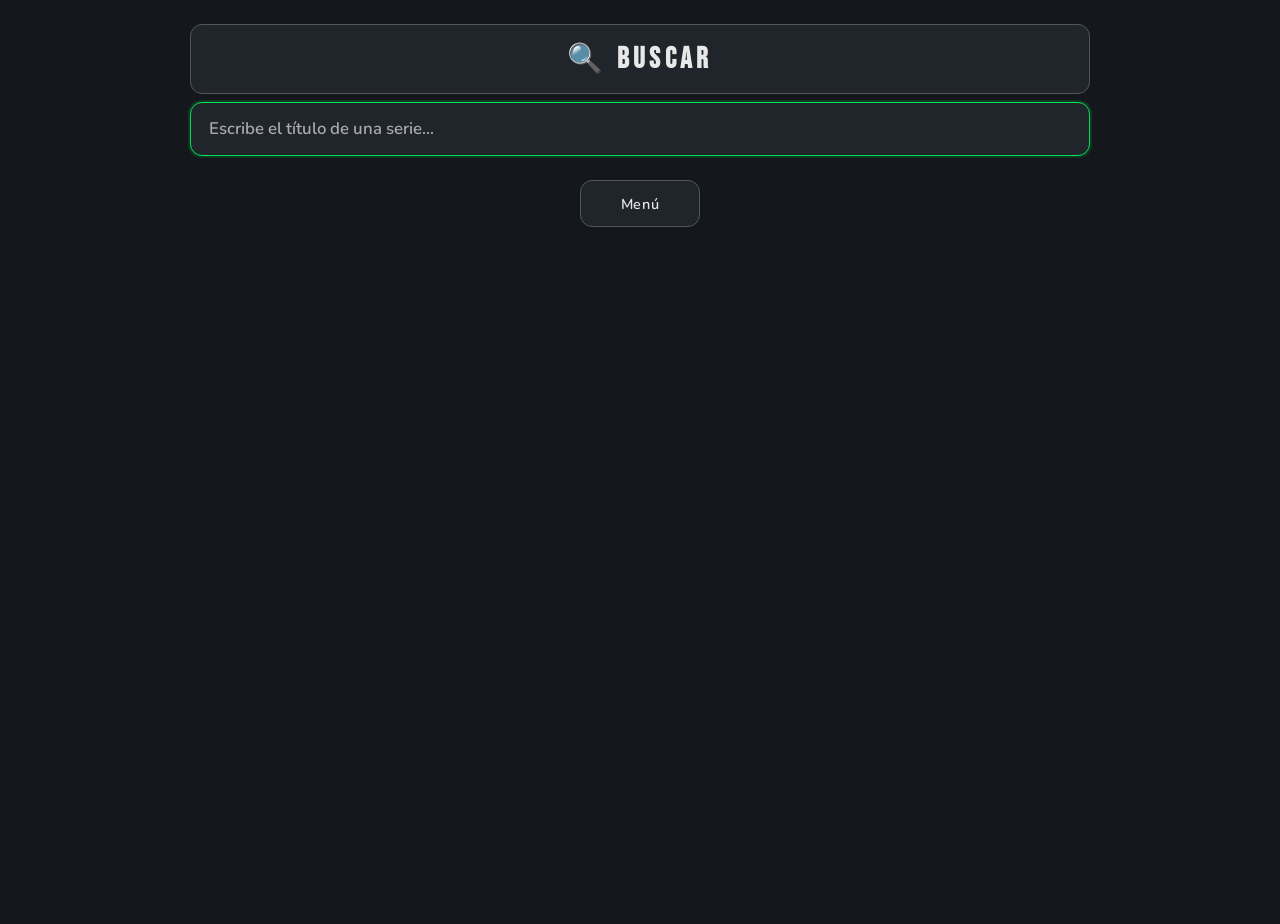
<file: buscar.html>
<!DOCTYPE html>
<html lang="es">
<head>
    <meta charset="UTF-8">
    <meta name="viewport" content="width=device-width, initial-scale=1.0">
    <title>Buscar | Serser</title>
    <link rel="stylesheet" href="css/estilos.css">
    <style>
        .buscar-wrap {
            width: 900px; max-width: 90%;
            margin: .5rem auto 1.5rem;
        }
        .buscar-input {
            width: 100%;
            padding: .9rem 1.1rem;
            font-size: 1.05rem;
            font-family: 'Nunito', sans-serif;
            font-weight: 600;
            color: var(--text);
            background: var(--bg-card);
            border: 1px solid var(--border);
            border-radius: var(--radius);
            outline: none;
            transition: var(--tr);
        }
        .buscar-input::placeholder { color: var(--text-muted); }
        .buscar-input:focus { border-color: var(--accent); box-shadow: 0 0 0 2px rgba(0,224,84,.15); }
        .buscar-ayuda {
            width: 900px; max-width: 90%;
            margin: 2rem auto; text-align: center;
            color: var(--text-muted); font-size: .95rem;
        }
    </style>
</head>
<body>
    <div class="btn-titulo"><a href="index.html">🔍 Buscar</a></div>

    <div class="buscar-wrap">
        <input type="text" id="buscar-input" class="buscar-input"
               placeholder="Escribe el título de una serie..." autocomplete="off">
    </div>

    <div id="bloques"></div>

    <div class="btn-volver"><a href="index.html">Menú</a></div>

    <div id="modal" class="modal">
        <div class="modal-content">
            <img id="modal-img" alt="">
        </div>
    </div>

    <script src="js/posters.js"></script>
    <script>
        const DECADAS = ['1980','1990','2000','2010','2020'];

        let _todas      = [];
        let _todasBajas = [];
        let _cargado    = false;

        async function cargarCatalogo() {
            const fetchesAltas = DECADAS.map(d =>
                fetch(`json/${d}.json`).then(r => r.json()).catch(() => []));
            const fetchesBajas = DECADAS.map(d =>
                fetch(`json_bajas/${d}.json`).then(r => r.json()).catch(() => []));
            _todas      = (await Promise.all(fetchesAltas)).flat();
            _todasBajas = (await Promise.all(fetchesBajas)).flat();
            _cargado = true;
        }

        function mostrarResultados(q) {
            const bloquesEl = document.getElementById('bloques');
            const query = q.trim().toLowerCase();

            if (!query) {
                bloquesEl.innerHTML = '';
                return;
            }

            const matchAltas = _todas.filter(p => (p.tit || '').toLowerCase().includes(query));
            const matchBajas = _todasBajas.filter(p => (p.tit || '').toLowerCase().includes(query));

            if (!matchAltas.length && !matchBajas.length) {
                bloquesEl.innerHTML = '<p class="vacio">No se encontraron series.</p>';
                return;
            }

            renderBloques(
                matchAltas.length ? [{ titulo: 'Resultados', lista: matchAltas }] : [],
                'bloques'
            );
            renderBloquesTexto(
                matchBajas.length
                    ? [{ titulo: matchAltas.length ? 'Resultados (sin póster)' : 'Resultados', lista: matchBajas }]
                    : [],
                'bloques',
                true
            );
        }

        const input = document.getElementById('buscar-input');
        input.addEventListener('input', () => mostrarResultados(input.value));

        cargarCatalogo();
        input.focus();
    </script>

    <script>
        /* ── Transición suave entre páginas ── */
        document.addEventListener('click', e => {
            const a = e.target.closest('a[href]');
            if (!a) return;
            const href = a.getAttribute('href');
            if (!href || href.startsWith('#') || href.startsWith('http') || a.target === '_blank') return;
            e.preventDefault();
            document.body.classList.add('fade-out');
            setTimeout(() => { window.location.href = href; }, 180);
        });
    </script>
</body>
</html>
</file>
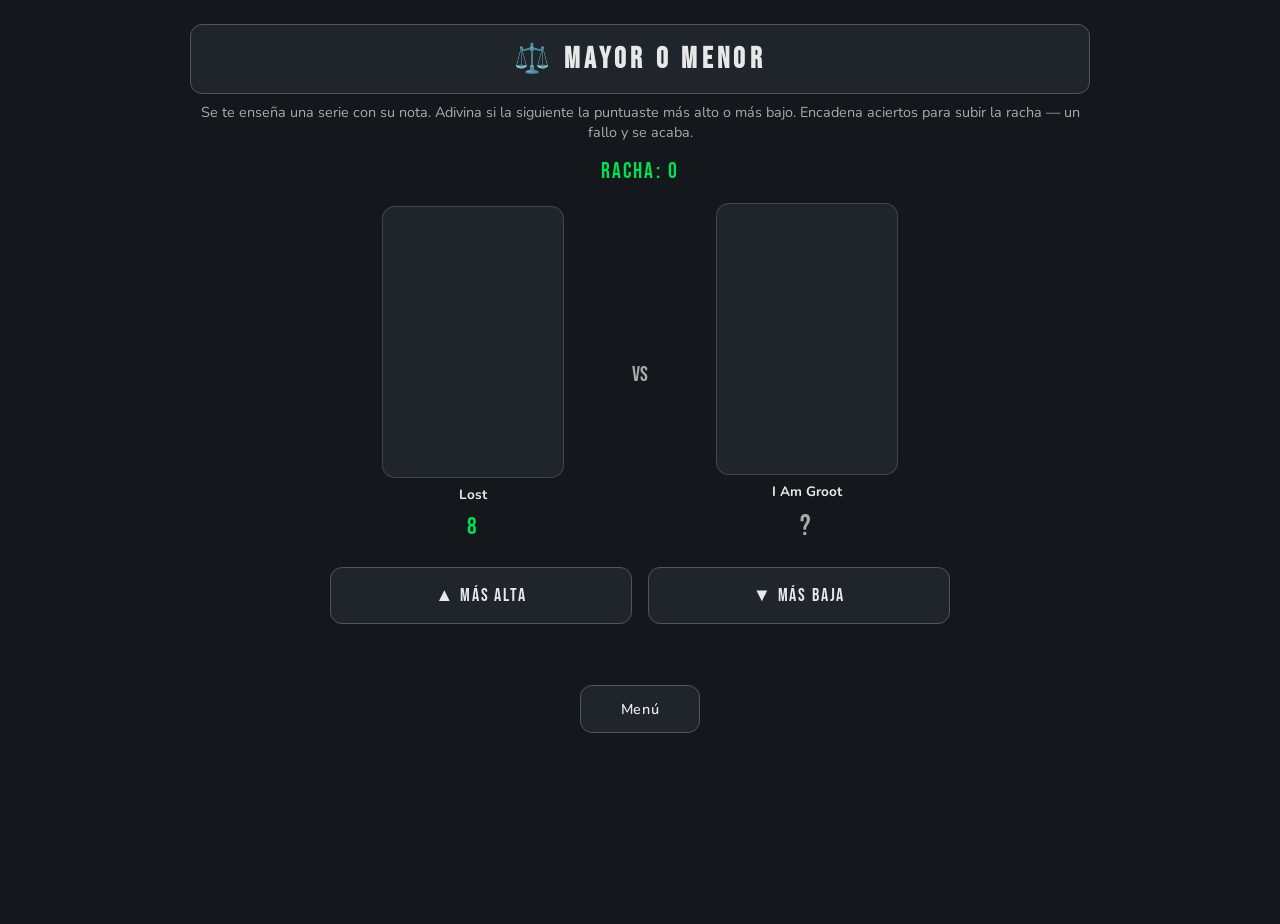
<file: mayor-menor.html>
<!DOCTYPE html>
<html lang="es">
<head>
    <meta charset="UTF-8">
    <meta name="viewport" content="width=device-width, initial-scale=1.0">
    <title>Mayor o menor | Serser</title>
    <link rel="stylesheet" href="css/estilos.css">
    <style>
        .mm-intro {
            width: 900px; max-width: 90%;
            margin: .5rem auto 1rem;
            text-align: center;
            color: var(--text-muted);
            font-size: .9rem;
        }
        .mm-racha {
            text-align: center;
            font-family: 'Bebas Neue', sans-serif;
            font-size: 1.4rem;
            letter-spacing: .1em;
            color: var(--accent);
            margin-bottom: 1.2rem;
        }
        .mm-racha .mejor {
            display: block;
            font-family: 'Nunito', sans-serif;
            font-size: .75rem;
            color: var(--text-muted);
            letter-spacing: .05em;
            margin-top: .1rem;
        }

        .mm-duelo {
            width: 620px; max-width: 92%;
            margin: 0 auto 1.4rem;
            display: grid;
            grid-template-columns: 1fr auto 1fr;
            align-items: center;
            gap: 1rem;
        }
        .mm-vs {
            font-family: 'Bebas Neue', sans-serif;
            font-size: 1.3rem;
            color: var(--text-muted);
        }
        .mm-carta {
            display: flex; flex-direction: column; align-items: center; gap: .5rem;
        }
        .mm-poster-wrap {
            width: 180px;
            aspect-ratio: 2/3;
            border-radius: var(--radius);
            overflow: hidden;
            position: relative;
            background: var(--bg-card);
            box-shadow: 0 0 0 1px rgba(255,255,255,.2);
            transition: box-shadow .25s ease;
        }
        .mm-poster-wrap img {
            width: 100%; height: 100%; object-fit: cover; display: block;
        }
        .mm-poster-skeleton {
            position: absolute; inset: 0;
            background: linear-gradient(90deg, var(--bg-card) 25%, var(--bg-hover) 50%, var(--bg-card) 75%);
            background-size: 200% 100%;
            animation: shimmer 1.4s infinite;
        }
        .mm-carta.correcta .mm-poster-wrap  { box-shadow: 0 0 0 3px var(--accent); }
        .mm-carta.incorrecta .mm-poster-wrap { box-shadow: 0 0 0 3px #e05a5a; }

        .mm-nombre {
            font-size: .85rem; font-weight: 700; text-align: center; min-height: 1.3em;
        }
        .mm-punt {
            font-family: 'Bebas Neue', sans-serif;
            font-size: 1.5rem; letter-spacing: .08em;
            color: var(--accent);
            min-height: 1.4rem;
        }
        .mm-punt.oculto { color: var(--text-muted); font-size: 1.8rem; }

        .mm-botones {
            width: 620px; max-width: 92%;
            margin: 0 auto 1.2rem;
            display: flex; gap: 1rem;
        }
        .mm-botones button {
            flex: 1;
            padding: 1rem;
            background: var(--bg-card);
            border: 1px solid var(--border);
            color: var(--text);
            border-radius: var(--radius);
            font-family: 'Bebas Neue', sans-serif;
            font-size: 1.15rem; letter-spacing: .1em;
            cursor: pointer; transition: var(--tr);
        }
        .mm-botones button:hover:not(:disabled) {
            border-color: var(--accent); color: var(--accent); background: var(--bg-hover);
        }
        .mm-botones button:disabled { opacity: .4; cursor: not-allowed; }

        .mm-mensaje {
            width: 620px; max-width: 92%;
            margin: 0 auto 1rem;
            text-align: center;
            font-size: .9rem;
            color: var(--text-muted);
            min-height: 1.3em;
        }

        .mm-gameover {
            width: 620px; max-width: 92%;
            margin: 1.5rem auto;
            text-align: center;
            display: none;
            flex-direction: column;
            align-items: center;
            gap: 1rem;
        }
        .mm-gameover.visible { display: flex; }
        .mm-gameover h2 {
            font-family: 'Bebas Neue', sans-serif;
            font-size: 2rem; letter-spacing: .1em;
            color: #e05a5a;
        }
        .mm-gameover p { color: var(--text-muted); }
        .btn-reintentar {
            padding: .9rem 2rem;
            background: var(--accent);
            color: #1a1a1a;
            border: none;
            border-radius: var(--radius);
            font-family: 'Bebas Neue', sans-serif;
            font-size: 1.2rem; letter-spacing: .1em;
            cursor: pointer; transition: var(--tr);
        }
        .btn-reintentar:hover { background: var(--accent-h); scale: .97; }

        @media (max-width: 480px) {
            .mm-poster-wrap { width: 130px; }
            .mm-duelo { gap: .5rem; }
        }
    </style>
</head>
<body>
    <div class="btn-titulo"><a href="index.html">⚖️ Mayor o menor</a></div>
    <p class="mm-intro">
        Se te enseña una serie con su nota. Adivina si la siguiente la puntuaste más alto o más bajo.
        Encadena aciertos para subir la racha — un fallo y se acaba.
    </p>

    <div class="mm-racha">
        <span id="racha-num">Racha: 0</span>
        <span class="mejor" id="mejor-racha"></span>
    </div>

    <div class="mm-duelo" id="duelo">
        <div class="mm-carta" id="carta-izq">
            <div class="mm-poster-wrap"><div class="mm-poster-skeleton"></div><img id="img-izq" alt="" style="opacity:0;"></div>
            <div class="mm-nombre" id="nombre-izq"></div>
            <div class="mm-punt" id="punt-izq"></div>
        </div>
        <div class="mm-vs">VS</div>
        <div class="mm-carta" id="carta-der">
            <div class="mm-poster-wrap"><div class="mm-poster-skeleton"></div><img id="img-der" alt="" style="opacity:0;"></div>
            <div class="mm-nombre" id="nombre-der"></div>
            <div class="mm-punt oculto" id="punt-der">?</div>
        </div>
    </div>

    <div class="mm-botones">
        <button id="btn-mayor">▲ Más alta</button>
        <button id="btn-menor">▼ Más baja</button>
    </div>

    <div class="mm-mensaje" id="mensaje"></div>

    <div class="mm-gameover" id="gameover">
        <h2>Fin de la partida</h2>
        <p id="gameover-texto"></p>
        <button class="btn-reintentar" id="btn-reintentar">Jugar de nuevo</button>
    </div>

    <div class="btn-volver"><a href="index.html">Menú</a></div>

    <script>
        const DECADAS = ['1980','1990','2000','2010','2020'];

        let _todas   = [];
        let _izq = null, _der = null;
        let _racha = 0;
        let _mejorRacha = 0;
        let _bloqueado = false;

        function cargarImg(imgEl, skelEl, src) {
            imgEl.style.opacity = '0';
            skelEl.style.display = 'block';
            if (!src) { skelEl.style.display = 'none'; return; }
            const tmp = new Image();
            tmp.onload  = () => { imgEl.src = src; skelEl.style.display = 'none'; imgEl.style.opacity = '1'; };
            tmp.onerror = () => { skelEl.style.display = 'none'; };
            tmp.src = src;
        }

        function otraPelicula(excluir) {
            let p;
            do { p = _todas[Math.floor(Math.random() * _todas.length)]; }
            while (_todas.length > 1 && excluir.includes(p));
            return p;
        }

        function actualizarRacha() {
            document.getElementById('racha-num').textContent = `Racha: ${_racha}`;
            document.getElementById('mejor-racha').textContent =
                _mejorRacha > 0 ? `Mejor racha de esta sesión: ${_mejorRacha}` : '';
        }

        function pintarDuelo() {
            document.getElementById('carta-izq').classList.remove('correcta', 'incorrecta');
            document.getElementById('carta-der').classList.remove('correcta', 'incorrecta');
            document.getElementById('nombre-izq').textContent = _izq.tit || '';
            document.getElementById('nombre-der').textContent = _der.tit || '';
            document.getElementById('punt-izq').textContent = _izq.punt;
            document.getElementById('punt-izq').className = 'mm-punt';
            document.getElementById('punt-der').textContent = '?';
            document.getElementById('punt-der').className = 'mm-punt oculto';
            cargarImg(document.getElementById('img-izq'), document.querySelector('#carta-izq .mm-poster-skeleton'), _izq.img);
            cargarImg(document.getElementById('img-der'), document.querySelector('#carta-der .mm-poster-skeleton'), _der.img);
            document.getElementById('mensaje').textContent = '';
            _bloqueado = false;
            document.getElementById('btn-mayor').disabled = false;
            document.getElementById('btn-menor').disabled = false;
        }

        function nuevaRonda(mantenerIzq) {
            _izq = mantenerIzq || _todas[Math.floor(Math.random() * _todas.length)];
            _der = otraPelicula([_izq]);
            pintarDuelo();
        }

        function guardar(guess) {
            if (_bloqueado) return;
            _bloqueado = true;
            document.getElementById('btn-mayor').disabled = true;
            document.getElementById('btn-menor').disabled = true;

            const real = _der.punt >= _izq.punt ? 'mayor' : 'menor';
            const empate = _der.punt === _izq.punt;
            const acierto = empate || guess === real;

            document.getElementById('punt-der').textContent = _der.punt;
            document.getElementById('punt-der').className = 'mm-punt';

            if (acierto) {
                _racha++;
                _mejorRacha = Math.max(_mejorRacha, _racha);
                document.getElementById('carta-der').classList.add('correcta');
                document.getElementById('mensaje').textContent =
                    empate ? '¡Empate, cuenta como acierto!' : '¡Acierto!';
                actualizarRacha();
                setTimeout(() => nuevaRonda(_der), 900);
            } else {
                document.getElementById('carta-der').classList.add('incorrecta');
                document.getElementById('mensaje').textContent = 'Fallo…';
                setTimeout(() => {
                    document.getElementById('duelo').style.opacity = '.3';
                    document.getElementById('gameover-texto').textContent =
                        `Has llegado a una racha de ${_racha}.`;
                    document.getElementById('gameover').classList.add('visible');
                    document.querySelector('.mm-botones').style.display = 'none';
                }, 700);
            }
        }

        document.getElementById('btn-mayor').addEventListener('click', () => guardar('mayor'));
        document.getElementById('btn-menor').addEventListener('click', () => guardar('menor'));
        document.getElementById('btn-reintentar').addEventListener('click', () => {
            _racha = 0;
            actualizarRacha();
            document.getElementById('duelo').style.opacity = '1';
            document.getElementById('gameover').classList.remove('visible');
            document.querySelector('.mm-botones').style.display = 'flex';
            nuevaRonda();
        });

        async function init() {
            const fetches = DECADAS.map(d =>
                fetch(`json/${d}.json`).then(r => r.json()).catch(() => []));
            _todas = (await Promise.all(fetches)).flat();
            actualizarRacha();
            nuevaRonda();
        }
        init();
    </script>
    <script>
        /* ── Transición suave entre páginas ── */
        document.addEventListener('click', e => {
            const a = e.target.closest('a[href]');
            if (!a) return;
            const href = a.getAttribute('href');
            if (!href || href.startsWith('#') || href.startsWith('http') || a.target === '_blank') return;
            e.preventDefault();
            document.body.classList.add('fade-out');
            setTimeout(() => { window.location.href = href; }, 180);
        });
    </script>
</body>
</html>
</file>
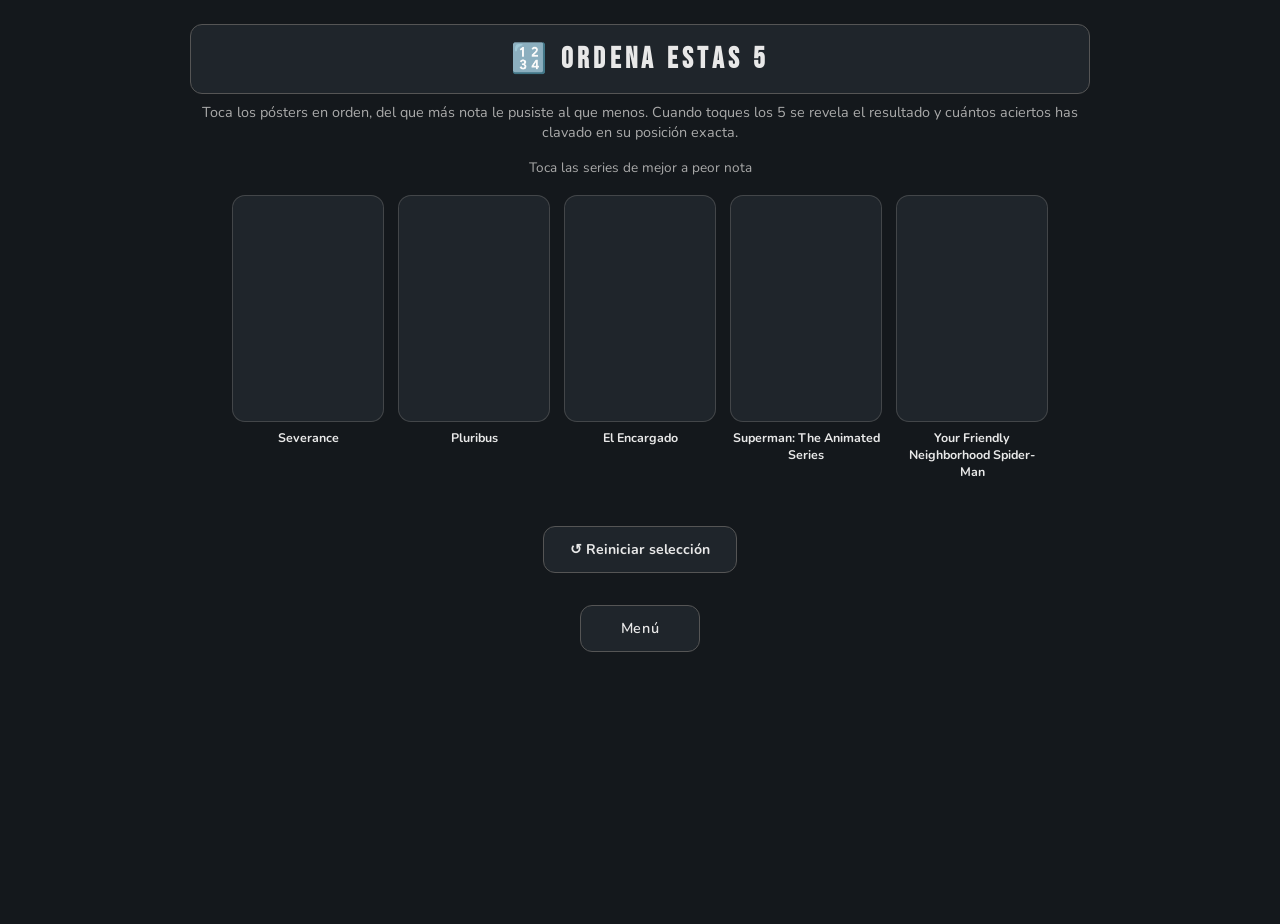
<file: orden5.html>
<!DOCTYPE html>
<html lang="es">
<head>
    <meta charset="UTF-8">
    <meta name="viewport" content="width=device-width, initial-scale=1.0">
    <title>Ordena estas 5 | Serser</title>
    <link rel="stylesheet" href="css/estilos.css">
    <style>
        .o5-intro {
            width: 900px; max-width: 90%;
            margin: .5rem auto 1rem;
            text-align: center;
            color: var(--text-muted);
            font-size: .9rem;
        }
        .o5-marcador {
            text-align: center;
            font-size: .85rem;
            color: var(--text-muted);
            margin-bottom: 1.2rem;
            min-height: 1.3em;
        }
        .o5-marcador b { color: var(--accent); }

        .o5-fila {
            width: 900px; max-width: 95%;
            margin: 0 auto 1.5rem;
            display: flex;
            justify-content: center;
            gap: 1rem;
            flex-wrap: wrap;
        }
        .o5-carta {
            display: flex; flex-direction: column; align-items: center; gap: .5rem;
            width: 150px;
        }
        .o5-poster-wrap {
            width: 150px;
            aspect-ratio: 2/3;
            border-radius: var(--radius);
            overflow: hidden;
            position: relative;
            background: var(--bg-card);
            cursor: pointer;
            box-shadow: 0 0 0 1px rgba(255,255,255,.2);
            transition: box-shadow .2s ease, scale .15s ease;
        }
        .o5-poster-wrap:hover { box-shadow: 0 0 0 2px var(--accent); }
        .o5-poster-wrap img { width: 100%; height: 100%; object-fit: cover; display: block; }
        .o5-poster-skeleton {
            position: absolute; inset: 0;
            background: linear-gradient(90deg, var(--bg-card) 25%, var(--bg-hover) 50%, var(--bg-card) 75%);
            background-size: 200% 100%;
            animation: shimmer 1.4s infinite;
        }
        .o5-badge {
            position: absolute; top: 6px; left: 6px;
            width: 28px; height: 28px;
            background: var(--accent);
            color: #14181C;
            border-radius: 50%;
            display: none;
            align-items: center; justify-content: center;
            font-family: 'Bebas Neue', sans-serif;
            font-size: 1.1rem;
            box-shadow: 0 1px 4px rgba(0,0,0,.5);
        }
        .o5-carta.elegida .o5-poster-wrap { scale: .96; }
        .o5-carta.elegida .o5-badge { display: flex; }

        .o5-carta.correcta .o5-poster-wrap  { box-shadow: 0 0 0 3px var(--accent); }
        .o5-carta.incorrecta .o5-poster-wrap { box-shadow: 0 0 0 3px #e05a5a; }

        .o5-nombre { font-size: .78rem; font-weight: 700; text-align: center; min-height: 1.3em; }
        .o5-nota { font-size: .78rem; color: var(--text-muted); min-height: 1.1em; }

        .o5-acciones {
            width: 900px; max-width: 90%;
            margin: 0 auto 2rem;
            display: flex; justify-content: center; gap: 1rem;
        }
        .o5-acciones button {
            padding: .8rem 1.6rem;
            background: var(--bg-card);
            border: 1px solid var(--border);
            color: var(--text);
            border-radius: var(--radius);
            font-family: 'Nunito', sans-serif; font-weight: 700; font-size: .88rem;
            cursor: pointer; transition: var(--tr);
        }
        .o5-acciones button:hover:not(:disabled) { border-color: var(--accent); color: var(--accent); }
        .o5-acciones button:disabled { opacity: .35; cursor: not-allowed; }
        .o5-acciones .btn-siguiente {
            background: var(--accent); color: #1a1a1a; border: none; display: none;
        }
        .o5-acciones .btn-siguiente.visible { display: inline-block; }
        .o5-acciones .btn-siguiente:hover { background: var(--accent-h); }

        @media (max-width: 640px) {
            .o5-carta { width: 100px; }
            .o5-poster-wrap { width: 100px; }
            .o5-fila { gap: .6rem; }
        }
    </style>
</head>
<body>
    <div class="btn-titulo"><a href="index.html">🔢 Ordena estas 5</a></div>
    <p class="o5-intro">
        Toca los pósters en orden, del que más nota le pusiste al que menos. Cuando toques los 5 se revela
        el resultado y cuántos aciertos has clavado en su posición exacta.
    </p>
    <div class="o5-marcador" id="marcador"></div>

    <div class="o5-fila" id="fila"></div>

    <div class="o5-acciones">
        <button id="btn-reiniciar">↺ Reiniciar selección</button>
        <button class="btn-siguiente" id="btn-siguiente">Nueva ronda →</button>
    </div>

    <div class="btn-volver"><a href="index.html">Menú</a></div>

    <script>
        const DECADAS = ['1980','1990','2000','2010','2020'];

        let _todas   = [];
        let _ronda   = [];   // las 5 series de esta ronda (orden visual, mezclado)
        let _elegido = [];   // índices (dentro de _ronda) en el orden que el usuario ha tocado
        let _rondas  = 0;
        let _aciertosTotales = 0;
        let _resuelto = false;

        function actualizarMarcador() {
            document.getElementById('marcador').innerHTML =
                _rondas === 0
                    ? 'Toca las series de mejor a peor nota'
                    : `Ronda ${_rondas} · <b>${_aciertosTotales}</b> aciertos de posición en total`;
        }

        function cargarImg(imgEl, skelEl, src) {
            imgEl.style.opacity = '0';
            skelEl.style.display = 'block';
            if (!src) { skelEl.style.display = 'none'; return; }
            const tmp = new Image();
            tmp.onload  = () => { imgEl.src = src; skelEl.style.display = 'none'; imgEl.style.opacity = '1'; };
            tmp.onerror = () => { skelEl.style.display = 'none'; };
            tmp.src = src;
        }

        function pintarFila() {
            const fila = document.getElementById('fila');
            fila.innerHTML = '';

            _ronda.forEach((peli, idx) => {
                const carta = document.createElement('div');
                carta.className = 'o5-carta';
                carta.dataset.idx = idx;

                carta.innerHTML = `
                    <div class="o5-poster-wrap">
                        <div class="o5-poster-skeleton"></div>
                        <img alt="" style="opacity:0;">
                        <div class="o5-badge"></div>
                    </div>
                    <div class="o5-nombre">${peli.tit || ''}</div>
                    <div class="o5-nota"></div>
                `;
                cargarImg(carta.querySelector('img'), carta.querySelector('.o5-poster-skeleton'), peli.img);

                carta.addEventListener('click', () => elegir(idx));
                fila.appendChild(carta);
            });
        }

        function elegir(idx) {
            if (_resuelto) return;
            if (_elegido.includes(idx)) return;
            _elegido.push(idx);

            const carta = document.querySelector(`.o5-carta[data-idx="${idx}"]`);
            carta.classList.add('elegida');
            carta.querySelector('.o5-badge').textContent = _elegido.length;

            if (_elegido.length === _ronda.length) resolver();
        }

        function resolver() {
            _resuelto = true;
            _rondas++;

            // orden correcto: de mayor a menor punt
            const correctoPunts = [..._ronda].map(p => p.punt).sort((a, b) => b - a);

            let aciertos = 0;
            _elegido.forEach((idxRonda, posicion) => {
                const peli = _ronda[idxRonda];
                const carta = document.querySelector(`.o5-carta[data-idx="${idxRonda}"]`);
                carta.querySelector('.o5-nota').textContent = `${peli.punt}/10`;

                const acierto = peli.punt === correctoPunts[posicion];
                if (acierto) aciertos++;
                carta.classList.add(acierto ? 'correcta' : 'incorrecta');
            });

            _aciertosTotales += aciertos;
            document.getElementById('marcador').innerHTML =
                `Ronda ${_rondas} · <b>${aciertos}/5</b> en su posición exacta esta vez · <b>${_aciertosTotales}</b> en total`;

            document.getElementById('btn-reiniciar').disabled = true;
            document.getElementById('btn-siguiente').classList.add('visible');
        }

        function reiniciarSeleccion() {
            if (_resuelto) return;
            _elegido = [];
            document.querySelectorAll('.o5-carta').forEach(c => {
                c.classList.remove('elegida', 'correcta', 'incorrecta');
                c.querySelector('.o5-badge').textContent = '';
                c.querySelector('.o5-nota').textContent = '';
            });
        }

        function nuevaRonda() {
            _elegido = [];
            _resuelto = false;
            document.getElementById('btn-reiniciar').disabled = false;
            document.getElementById('btn-siguiente').classList.remove('visible');

            const barajadas = [..._todas].sort(() => Math.random() - .5);
            _ronda = barajadas.slice(0, 5);
            pintarFila();
            actualizarMarcador();
        }

        document.getElementById('btn-reiniciar').addEventListener('click', reiniciarSeleccion);
        document.getElementById('btn-siguiente').addEventListener('click', nuevaRonda);

        async function init() {
            const fetches = DECADAS.map(d =>
                fetch(`json/${d}.json`).then(r => r.json()).catch(() => []));
            _todas = (await Promise.all(fetches)).flat();
            nuevaRonda();
        }
        init();
    </script>
    <script>
        /* ── Transición suave entre páginas ── */
        document.addEventListener('click', e => {
            const a = e.target.closest('a[href]');
            if (!a) return;
            const href = a.getAttribute('href');
            if (!href || href.startsWith('#') || href.startsWith('http') || a.target === '_blank') return;
            e.preventDefault();
            document.body.classList.add('fade-out');
            setTimeout(() => { window.location.href = href; }, 180);
        });
    </script>
</body>
</html>
</file>
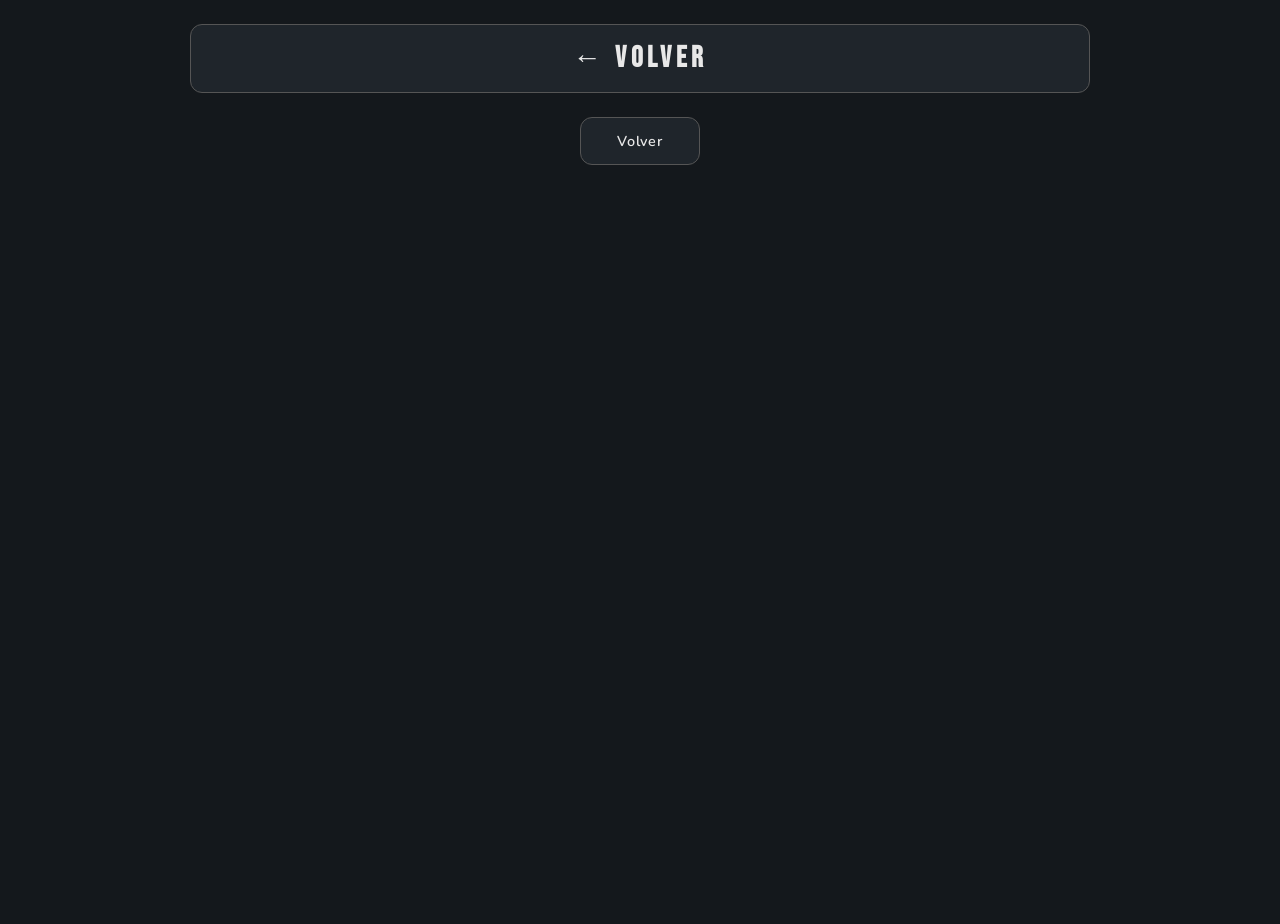
<file: pelicula.html>
<!DOCTYPE html>
<html lang="es">
<head>
    <meta charset="UTF-8">
    <meta name="viewport" content="width=device-width, initial-scale=1.0">
    <title>Serie | Serser</title>
    <link rel="stylesheet" href="css/estilos.css">
    <style>
        /* ── Hero: el wal principal, más grande que el resto ── */
        .wal-hero-wrap {
            width: 900px; max-width: 90%;
            margin: 1.5rem auto 1rem;
        }
        .wal-hero {
            display: block; width: 100%; cursor: pointer;
            border-radius: 12px; overflow: hidden;
            aspect-ratio: 16/9;
            box-shadow: 0 0 0 1px rgba(255,255,255,.20);
            transition: var(--tr);
        }
        .wal-hero:hover { box-shadow: 0 0 0 2px var(--accent); }
        .wal-hero img {
            width: 100%; height: 100%; object-fit: cover; display: block;
        }

        /* ── Posters de temporadas (de json_tem) ── */
        .tem-titulo {
            width: 900px; max-width: 90%;
            margin: 2rem auto .8rem;
            font-family: 'Bebas Neue', sans-serif;
            font-size: 1.6rem; letter-spacing: .12em;
            color: var(--accent);
            padding-bottom: .4rem;
            border-bottom: 1px solid var(--border);
        }
        .tem-grid {
            width: 900px; max-width: 90%;
            margin: 0 auto 1rem;
            display: flex; flex-wrap: wrap;
            justify-content: center; gap: 1rem;
        }
        .tem-grid .poster-wrap { width: 17%; }
        @media (max-width: 768px) {
            .tem-grid .poster-wrap { width: 30%; }
        }

        /* ── Grid de visuals (wal1, wal2, ... cualquier cantidad) ── */
        .wal-grid {
            width: 900px; max-width: 90%;
            margin: 0 auto 1rem;
            display: flex; flex-wrap: wrap;
            justify-content: center;
            gap: 1rem;
        }
        .wal-grid img {
            width: calc(50% - .5rem); height: auto;
            aspect-ratio: 16/9; object-fit: cover;
            border-radius: 10px;
            box-shadow: 0 0 0 1px rgba(255,255,255,.15);
            display: block; cursor: pointer;
            transition: var(--tr);
        }
        .wal-grid img:hover { box-shadow: 0 0 0 2px var(--accent); }
        .wal-vacio {
            width: 900px; max-width: 90%;
            margin: 2rem auto; text-align: center;
            color: var(--text-muted); font-size: .95rem;
        }
        #wal-modal {
            display: none; position: fixed; inset: 0;
            background: rgba(0,0,0,.92);
            justify-content: center; align-items: center;
            z-index: 1000;
        }
        #wal-modal-img {
            max-width: 90vw; max-height: 86vh;
            border-radius: 10px;
            box-shadow: 0 0 0 2px rgb(45,45,45);
            animation: zoomIn .3s ease;
            display: block;
        }
        @media (max-width: 768px) {
            .wal-grid img { width: 100%; }
        }
    </style>
</head>
<body>

    <div class="btn-titulo">
        <a href="#" id="link-back">← Volviendo…</a>
    </div>

    <div id="hero-container"></div>
    <div id="tem-container"></div>
    <div id="wal-container"></div>
    <div id="posts-container"></div>

    <div class="btn-volver">
        <a href="#" id="link-back2">Volver</a>
    </div>

    <!-- Modal wals -->
    <div id="wal-modal">
        <img id="wal-modal-img" alt="">
    </div>

    <script>
        const peli    = JSON.parse(sessionStorage.getItem('cinser_peli') || 'null');
        const backUrl = sessionStorage.getItem('cinser_back') || 'index.html';

        /* ── Título y vuelta ── */
        document.getElementById('link-back').textContent  = peli ? `← ${peli.tit}` : '← Volver';
        document.getElementById('link-back2').textContent = 'Volver';
        document.getElementById('link-back').href  = backUrl;
        document.getElementById('link-back2').href = backUrl;
        document.title = peli ? `${peli.tit} | Serser` : 'Serie | Serser';

        /* ── Modal wals ── */
        let walAllList = []; // todas las imágenes del modal (hero + temporadas + wal1-N + poster + post1-N)
        let walIndex   = 0;
        let _walTouchX = 0;

        const walModal    = document.getElementById('wal-modal');
        const walModalImg = document.getElementById('wal-modal-img');

        function openWalModal(i) {
            walIndex = i;
            walModal.style.display = 'flex';
            _updateWal('zoom');
        }
        function closeWalModal() { walModal.style.display = 'none'; }

        function _updateWal(dir) {
            const anim = dir === 'right' ? 'slideR' : dir === 'left' ? 'slideL' : 'zoomIn';
            walModalImg.src = walAllList[walIndex];
            walModalImg.style.animation = 'none';
            walModalImg.offsetHeight;
            walModalImg.style.animation = `${anim} 0.35s ease`;
        }

        walModal.addEventListener('click',    e => { if (e.target === walModal) closeWalModal(); });
        walModalImg.addEventListener('click', closeWalModal);

        walModal.addEventListener('wheel', e => {
            e.preventDefault();
            if (e.deltaY > 0 || e.deltaX > 0) { walIndex = (walIndex + 1) % walAllList.length; _updateWal('right'); }
            else { walIndex = (walIndex - 1 + walAllList.length) % walAllList.length; _updateWal('left'); }
        }, { passive: false });

        walModalImg.addEventListener('touchstart', e => { _walTouchX = e.touches[0].clientX; });
        walModalImg.addEventListener('touchend', e => {
            const d = _walTouchX - e.changedTouches[0].clientX;
            if (d > 50)  { walIndex = (walIndex + 1) % walAllList.length; _updateWal('right'); }
            if (d < -50) { walIndex = (walIndex - 1 + walAllList.length) % walAllList.length; _updateWal('left'); }
        });

        document.addEventListener('keydown', e => {
            if (walModal.style.display !== 'flex') return;
            if (e.key === 'ArrowRight') { walIndex = (walIndex + 1) % walAllList.length; _updateWal('right'); }
            if (e.key === 'ArrowLeft')  { walIndex = (walIndex - 1 + walAllList.length) % walAllList.length; _updateWal('left'); }
            if (e.key === 'Escape') closeWalModal();
        });

        /* ── Cargar desde json_wal y json_tem ── */
        async function loadWals() {
            if (!peli) return;
            const decade = String(Math.floor(peli.anyo / 10) * 10);

            let walData = null;
            try {
                const res  = await fetch(`json_wal/${decade}.json`);
                const list = await res.json();
                walData = list.find(e => e.tit === peli.tit) || null;
            } catch (e) { console.warn('json_wal error:', e); }

            let temData = null;
            try {
                const res  = await fetch(`json_tem/${decade}.json`);
                const list = await res.json();
                temData = list.find(e => e.tit === peli.tit) || null;
            } catch (e) { console.warn('json_tem error:', e); }

            const poster = peli.img || '';
            const hero   = walData ? (walData.wal || '') : '';

            // temp1, temp2, ... (json_tem no cambia de formato)
            const temKeys = temData
                ? Object.keys(temData)
                    .filter(k => /^temp\d+$/.test(k))
                    .sort((a, b) => parseInt(a.slice(4)) - parseInt(b.slice(4)))
                : [];
            const temList = temKeys.map(k => temData[k] || '').filter(v => v);

            // wal1, wal2, ... cualquier cantidad, en orden numérico
            const walKeys = walData
                ? Object.keys(walData)
                    .filter(k => /^wal\d+$/.test(k))
                    .sort((a, b) => parseInt(a.slice(3)) - parseInt(b.slice(3)))
                : [];
            const walSmall = walKeys.map(k => walData[k] || '').filter(v => v);

            // post1, post2, ... cualquier cantidad, en orden numérico
            const postKeys = walData
                ? Object.keys(walData)
                    .filter(k => /^post\d+$/.test(k))
                    .sort((a, b) => parseInt(a.slice(4)) - parseInt(b.slice(4)))
                : [];
            const posts = postKeys.map(k => walData[k] || '').filter(v => v);

            // walAllList: [hero?, ...temList, ...walSmall, poster?, ...posts] — sólo los que tengan src
            walAllList = [hero, ...temList, ...walSmall, poster, ...posts].filter(v => v);

            const heroContainer  = document.getElementById('hero-container');
            const temContainer   = document.getElementById('tem-container');
            const walContainer   = document.getElementById('wal-container');
            const postsContainer = document.getElementById('posts-container');

            /* ── Hero (lo primero que se ve, más grande) ── */
            if (hero) {
                const heroWrap = document.createElement('div');
                heroWrap.className = 'wal-hero-wrap';
                const heroBox = document.createElement('div');
                heroBox.className = 'wal-hero';
                const heroImg = document.createElement('img');
                heroImg.src = hero;
                heroImg.alt = peli.tit || '';
                heroImg.loading = 'lazy';
                heroBox.addEventListener('click', () => openWalModal(0));
                heroBox.appendChild(heroImg);
                heroWrap.appendChild(heroBox);
                heroContainer.appendChild(heroWrap);
            }

            /* ── Grid de temporadas (temp1-N) ── */
            if (temList.length) {
                const temTitulo = document.createElement('div');
                temTitulo.className = 'tem-titulo';
                temTitulo.textContent = 'Temporadas';
                temContainer.appendChild(temTitulo);

                const grid = document.createElement('div');
                grid.className = 'tem-grid';
                temList.forEach((src, i) => {
                    const wrap = document.createElement('div');
                    wrap.className = 'poster-wrap';

                    const skeleton = document.createElement('div');
                    skeleton.className = 'poster-skeleton';

                    const img = document.createElement('img');
                    img.alt = `${peli.tit || ''} - Temporada ${i + 1}`;
                    img.loading = 'lazy';
                    img.addEventListener('load',  () => skeleton.style.display = 'none');
                    img.addEventListener('error', () => { skeleton.style.display = 'none'; img.style.display = 'none'; });
                    img.src = src;

                    const modalIdx = (hero ? 1 : 0) + i;
                    wrap.addEventListener('click', () => openWalModal(modalIdx));

                    wrap.appendChild(skeleton);
                    wrap.appendChild(img);
                    grid.appendChild(wrap);
                });
                temContainer.appendChild(grid);
            }

            /* ── Grid de visuals (wal1, wal2, ...) ── */
            const walTitulo = document.createElement('div');
            walTitulo.className = 'wal-titulo';
            walTitulo.textContent = 'Visuals';

            if (walSmall.length) {
                walContainer.appendChild(walTitulo);
                const grid = document.createElement('div');
                grid.className = 'wal-grid';
                walSmall.forEach((src, i) => {
                    const img = document.createElement('img');
                    img.src = src; img.loading = 'lazy';
                    const modalIdx = (hero ? 1 : 0) + temList.length + i;
                    img.addEventListener('click', () => openWalModal(modalIdx));
                    grid.appendChild(img);
                });
                walContainer.appendChild(grid);
            } else {
                walContainer.appendChild(walTitulo);
                const p = document.createElement('p');
                p.className = 'wal-vacio';
                p.textContent = 'No hay planos añadidos para esta serie.';
                walContainer.appendChild(p);
            }

            /* ── Grid de posters (poster original + post1, post2, ...) ── */
            const altWrap = document.createElement('div');
            altWrap.className = 'posters-alt';

            const altTitulo = document.createElement('div');
            altTitulo.className = 'posters-alt-titulo';
            altTitulo.textContent = 'Posters';
            altWrap.appendChild(altTitulo);

            if (poster || posts.length) {
                const grid = document.createElement('div');
                grid.className = 'posters';

                const baseIdx = (hero ? 1 : 0) + temList.length + walSmall.length;
                const items = [];
                if (poster) items.push({ src: poster, modalIdx: baseIdx });
                posts.forEach((src, i) => items.push({ src, modalIdx: baseIdx + (poster ? 1 : 0) + i }));

                items.forEach(({ src, modalIdx }) => {
                    const wrap = document.createElement('div');
                    wrap.className = 'poster-wrap';

                    const skeleton = document.createElement('div');
                    skeleton.className = 'poster-skeleton';

                    const img = document.createElement('img');
                    img.alt = peli.tit || '';
                    img.loading = 'lazy';
                    img.addEventListener('load',  () => skeleton.style.display = 'none');
                    img.addEventListener('error', () => { skeleton.style.display = 'none'; img.style.display = 'none'; });
                    img.src = src;

                    wrap.addEventListener('click', () => openWalModal(modalIdx));

                    wrap.appendChild(skeleton);
                    wrap.appendChild(img);
                    grid.appendChild(wrap);
                });
                altWrap.appendChild(grid);
            } else {
                const p = document.createElement('p');
                p.className = 'wal-vacio';
                p.textContent = 'No hay posters alternativos para esta serie.';
                altWrap.appendChild(p);
            }

            postsContainer.appendChild(altWrap);
        }

        loadWals();
    </script>

    <script>
        /* ── Transición suave entre páginas ── */
        document.addEventListener('click', e => {
            const a = e.target.closest('a[href]');
            if (!a) return;
            const href = a.getAttribute('href');
            if (!href || href.startsWith('#') || href.startsWith('http') || a.target === '_blank') return;
            e.preventDefault();
            document.body.classList.add('fade-out');
            setTimeout(() => { window.location.href = href; }, 180);
        });
    </script>
</body>
</html>
</file>
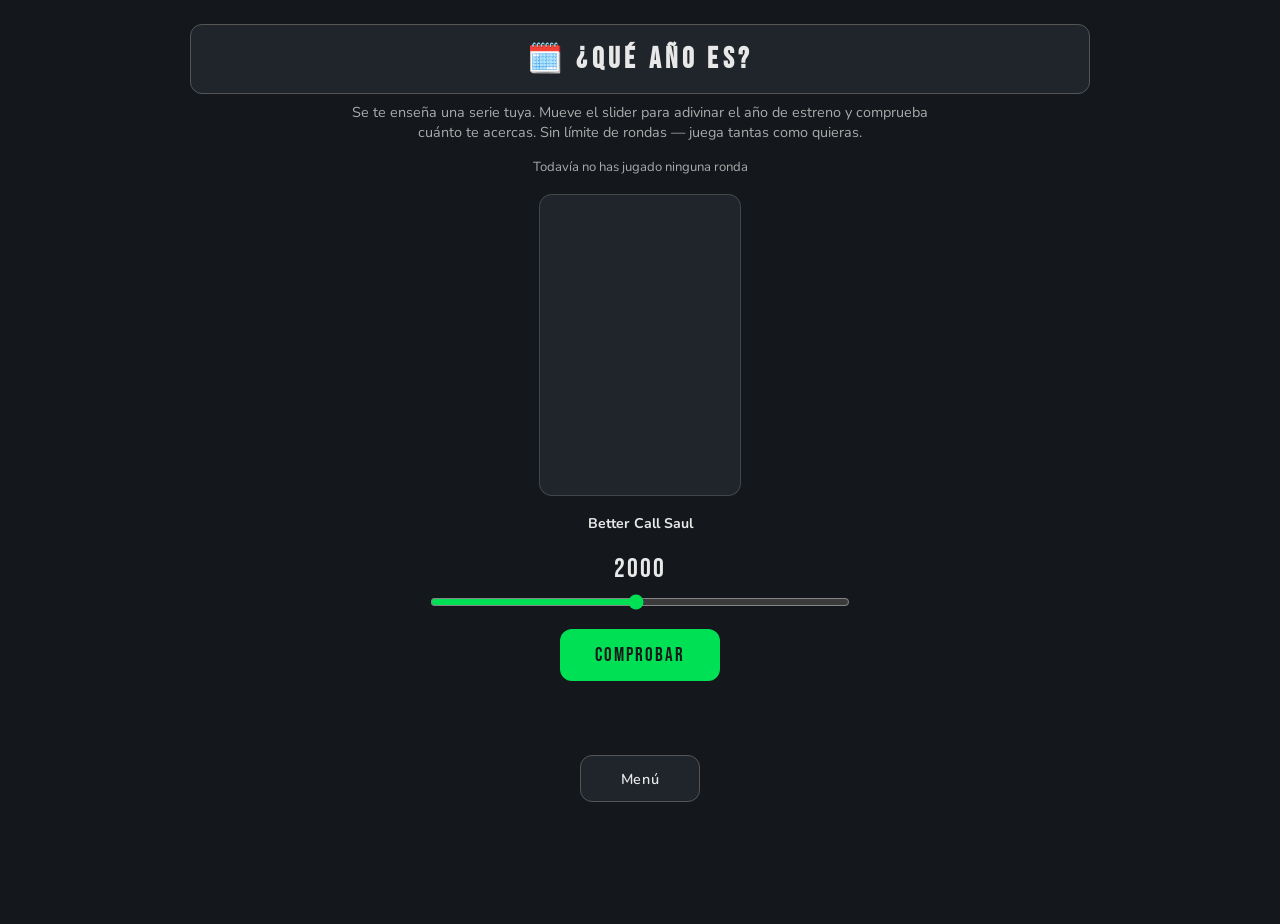
<file: que-anyo.html>
<!DOCTYPE html>
<html lang="es">
<head>
    <meta charset="UTF-8">
    <meta name="viewport" content="width=device-width, initial-scale=1.0">
    <title>¿Qué año es? | Serser</title>
    <link rel="stylesheet" href="css/estilos.css">
    <style>
        .qa-intro {
            width: 620px; max-width: 90%;
            margin: .5rem auto 1rem;
            text-align: center;
            color: var(--text-muted);
            font-size: .9rem;
        }
        .qa-marcador {
            text-align: center;
            font-size: .82rem;
            color: var(--text-muted);
            margin-bottom: 1.2rem;
        }
        .qa-marcador b { color: var(--accent); }

        .qa-wrap {
            width: 620px; max-width: 92%;
            margin: 0 auto 2rem;
            display: flex;
            flex-direction: column;
            align-items: center;
            gap: 1.2rem;
        }

        .qa-poster-wrap {
            width: 200px;
            aspect-ratio: 2/3;
            border-radius: var(--radius);
            overflow: hidden;
            position: relative;
            background: var(--bg-card);
            box-shadow: 0 0 0 1px rgba(255,255,255,.2);
        }
        .qa-poster-wrap img { width: 100%; height: 100%; object-fit: cover; display: block; }
        .qa-poster-skeleton {
            position: absolute; inset: 0;
            background: linear-gradient(90deg, var(--bg-card) 25%, var(--bg-hover) 50%, var(--bg-card) 75%);
            background-size: 200% 100%;
            animation: shimmer 1.4s infinite;
        }
        .qa-nombre {
            font-size: .88rem; font-weight: 700; text-align: center; min-height: 1.3em;
        }

        .qa-slider-zona {
            width: 100%; max-width: 420px;
            display: flex; flex-direction: column; gap: .6rem;
        }
        .qa-slider-zona label {
            text-align: center;
            font-family: 'Bebas Neue', sans-serif;
            font-size: 1.7rem;
            letter-spacing: .08em;
            color: var(--text);
        }
        .qa-slider-zona input[type="range"] {
            width: 100%;
            accent-color: var(--accent);
            cursor: pointer;
        }

        .btn-comprobar {
            padding: .9rem 2.2rem;
            background: var(--accent);
            color: #1a1a1a;
            border: none;
            border-radius: var(--radius);
            font-family: 'Bebas Neue', sans-serif;
            font-size: 1.2rem; letter-spacing: .1em;
            cursor: pointer; transition: var(--tr);
        }
        .btn-comprobar:hover { background: var(--accent-h); scale: .97; }
        .btn-comprobar:disabled { opacity: .4; cursor: not-allowed; }

        .qa-resultado {
            text-align: center;
            font-size: 1rem;
            min-height: 1.4em;
        }
        .qa-resultado.bien   { color: var(--accent); }
        .qa-resultado.regular{ color: #e0c04a; }
        .qa-resultado.mal    { color: #e05a5a; }

        .btn-siguiente {
            display: none;
            padding: .8rem 1.8rem;
            background: var(--bg-card);
            border: 1px solid var(--border);
            color: var(--text);
            border-radius: var(--radius);
            font-family: 'Nunito', sans-serif; font-weight: 700;
            font-size: .9rem;
            cursor: pointer; transition: var(--tr);
        }
        .btn-siguiente.visible { display: inline-block; }
        .btn-siguiente:hover { border-color: var(--accent); color: var(--accent); }
    </style>
</head>
<body>
    <div class="btn-titulo"><a href="index.html">🗓️ ¿Qué año es?</a></div>
    <p class="qa-intro">
        Se te enseña una serie tuya. Mueve el slider para adivinar el año de estreno y comprueba
        cuánto te acercas. Sin límite de rondas — juega tantas como quieras.
    </p>
    <div class="qa-marcador" id="marcador">Cargando…</div>

    <div class="qa-wrap">
        <div class="qa-poster-wrap"><div class="qa-poster-skeleton"></div><img id="poster-img" alt="" style="opacity:0;"></div>
        <div class="qa-nombre" id="nombre"></div>

        <div class="qa-slider-zona">
            <label id="valor-slider">2000</label>
            <input type="range" id="slider" min="1975" max="2026" step="1" value="2000">
        </div>

        <button class="btn-comprobar" id="btn-comprobar">Comprobar</button>
        <div class="qa-resultado" id="resultado"></div>
        <button class="btn-siguiente" id="btn-siguiente">Siguiente serie →</button>
    </div>

    <div class="btn-volver"><a href="index.html">Menú</a></div>

    <script>
        const DECADAS = ['1980','1990','2000','2010','2020'];

        let _todas    = [];
        let _actual   = null;
        let _rondas   = 0;
        let _puntos   = 0;
        let _resuelto = false;

        function actualizarMarcador() {
            document.getElementById('marcador').innerHTML =
                _rondas === 0
                    ? 'Todavía no has jugado ninguna ronda'
                    : `Ronda ${_rondas} · <b>${_puntos}</b> puntos en total`;
        }

        function cargarImg(src) {
            const img  = document.getElementById('poster-img');
            const skel = document.querySelector('.qa-poster-skeleton');
            img.style.opacity = '0';
            skel.style.display = 'block';
            if (!src) { skel.style.display = 'none'; return; }
            const tmp = new Image();
            tmp.onload  = () => { img.src = src; skel.style.display = 'none'; img.style.opacity = '1'; };
            tmp.onerror = () => { skel.style.display = 'none'; };
            tmp.src = src;
        }

        function nuevaRonda() {
            _actual   = _todas[Math.floor(Math.random() * _todas.length)];
            _resuelto = false;
            document.getElementById('nombre').textContent = _actual.tit || '';
            cargarImg(_actual.img);
            document.getElementById('slider').value = 2000;
            document.getElementById('valor-slider').textContent = 2000;
            document.getElementById('resultado').textContent = '';
            document.getElementById('resultado').className = 'qa-resultado';
            document.getElementById('btn-comprobar').disabled = false;
            document.getElementById('btn-siguiente').classList.remove('visible');
        }

        function comprobar() {
            if (_resuelto) return;
            _resuelto = true;
            document.getElementById('btn-comprobar').disabled = true;

            const guess = parseInt(document.getElementById('slider').value);
            const diff  = Math.abs(guess - _actual.anyo);
            const pts   = Math.max(0, 10 - diff);
            _puntos += pts;
            _rondas++;

            const res = document.getElementById('resultado');
            if (diff === 0) {
                res.textContent = `¡Exacto! Era ${_actual.anyo}. +${pts} puntos`;
                res.className = 'qa-resultado bien';
            } else if (diff <= 3) {
                res.textContent = `Muy cerca — era ${_actual.anyo} (te quedaste a ${diff} años). +${pts} puntos`;
                res.className = 'qa-resultado bien';
            } else if (diff <= 8) {
                res.textContent = `Cerca — era ${_actual.anyo} (te quedaste a ${diff} años). +${pts} puntos`;
                res.className = 'qa-resultado regular';
            } else {
                res.textContent = `Era ${_actual.anyo} — te quedaste a ${diff} años. +${pts} puntos`;
                res.className = 'qa-resultado mal';
            }

            actualizarMarcador();
            document.getElementById('btn-siguiente').classList.add('visible');
        }

        document.getElementById('slider').addEventListener('input', e => {
            document.getElementById('valor-slider').textContent = e.target.value;
        });
        document.getElementById('btn-comprobar').addEventListener('click', comprobar);
        document.getElementById('btn-siguiente').addEventListener('click', nuevaRonda);

        async function init() {
            const fetches = DECADAS.map(d =>
                fetch(`json/${d}.json`).then(r => r.json()).catch(() => []));
            _todas = (await Promise.all(fetches)).flat();
            actualizarMarcador();
            nuevaRonda();
        }
        init();
    </script>
    <script>
        /* ── Transición suave entre páginas ── */
        document.addEventListener('click', e => {
            const a = e.target.closest('a[href]');
            if (!a) return;
            const href = a.getAttribute('href');
            if (!href || href.startsWith('#') || href.startsWith('http') || a.target === '_blank') return;
            e.preventDefault();
            document.body.classList.add('fade-out');
            setTimeout(() => { window.location.href = href; }, 180);
        });
    </script>
</body>
</html>
</file>
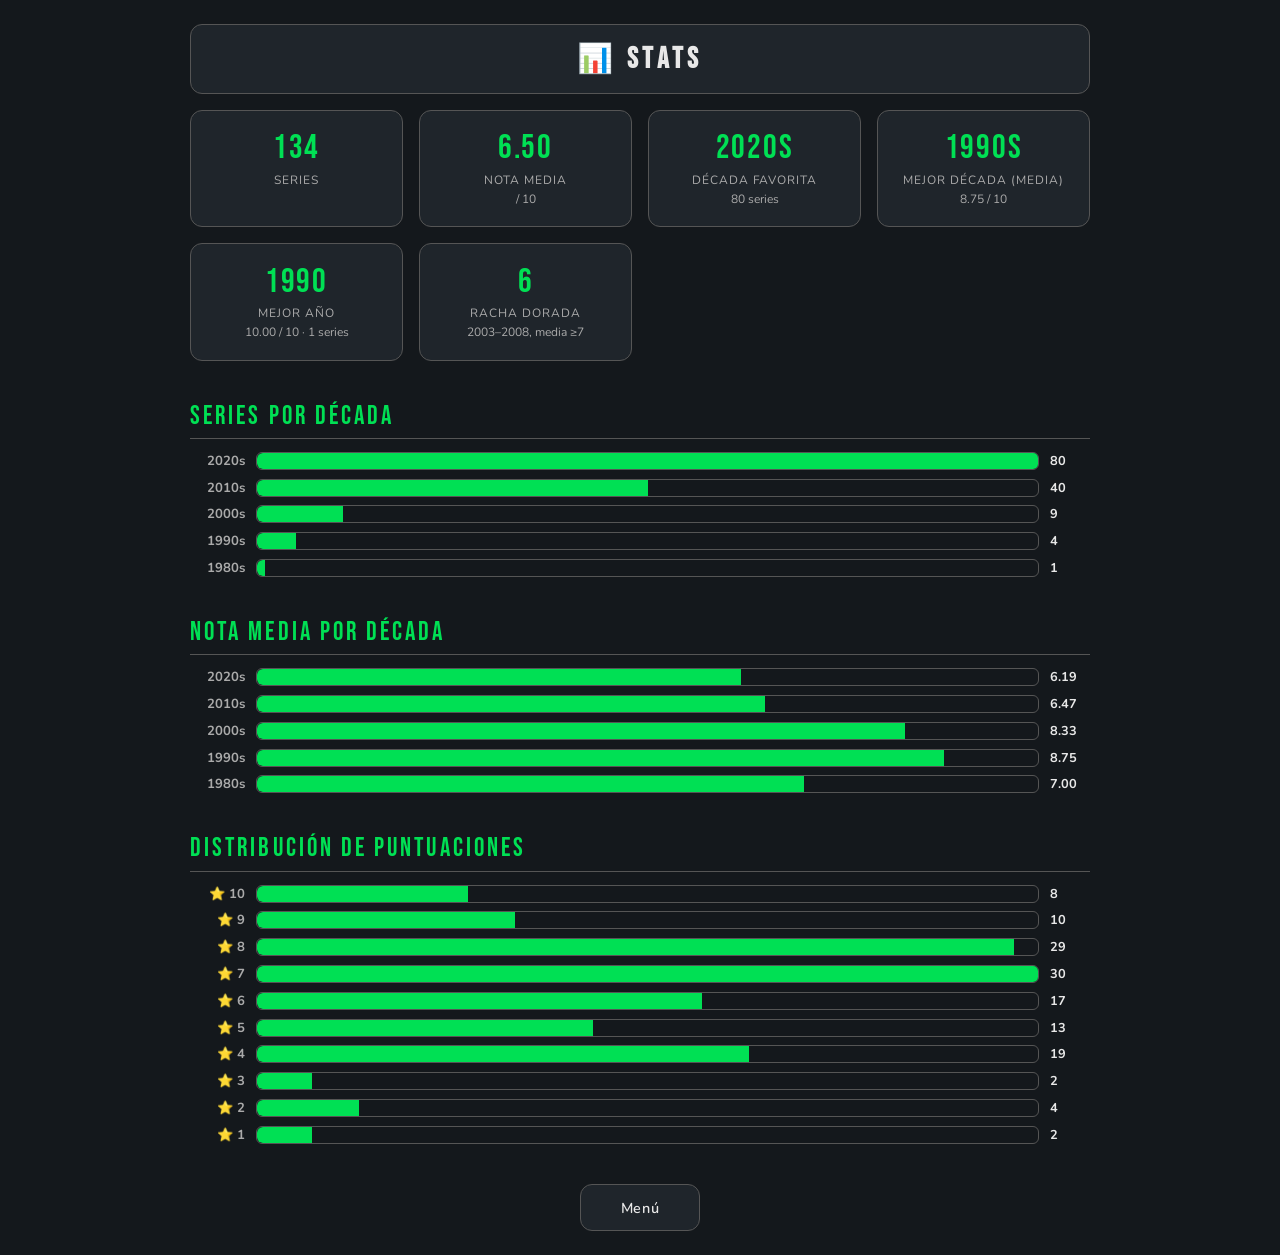
<file: stats.html>
<!DOCTYPE html>
<html lang="es">
<head>
    <meta charset="UTF-8">
    <meta name="viewport" content="width=device-width, initial-scale=1.0">
    <title>Stats | Serser</title>
    <link rel="stylesheet" href="css/estilos.css">
    <style>
        /* ── TARJETAS RESUMEN ─────────────────────── */
        .stats-cards {
            width: 900px; max-width: 90%;
            margin: 1rem auto 2.5rem;
            display: grid;
            grid-template-columns: repeat(auto-fit, minmax(170px, 1fr));
            gap: 1rem;
        }
        .stat-card {
            background: var(--bg-card);
            border: 1px solid var(--border);
            border-radius: var(--radius);
            padding: 1.2rem 1rem;
            text-align: center;
        }
        .stat-card .num {
            font-family: 'Bebas Neue', sans-serif;
            font-size: 2.1rem;
            color: var(--accent);
            letter-spacing: .05em;
            line-height: 1.1;
        }
        .stat-card .lbl {
            font-size: .75rem;
            color: var(--text-muted);
            text-transform: uppercase;
            letter-spacing: .08em;
            margin-top: .3rem;
        }
        .stat-card .sub {
            font-size: .75rem;
            color: var(--text-muted);
            margin-top: .2rem;
            min-height: 1em;
        }

        /* ── BARRAS ───────────────────────────────── */
        .barchart {
            width: 100%;
            display: flex;
            flex-direction: column;
            gap: .55rem;
        }
        .barchart-row {
            display: grid;
            grid-template-columns: 55px 1fr 40px;
            align-items: center;
            gap: .7rem;
        }
        .barchart-row .bc-label {
            font-size: .82rem;
            color: var(--text-muted);
            font-weight: 700;
            text-align: right;
        }
        .barchart-row .bc-track {
            background: var(--bg);
            border-radius: 6px;
            height: 18px;
            overflow: hidden;
            border: 1px solid var(--border);
        }
        .barchart-row .bc-fill {
            height: 100%;
            background: var(--accent);
            border-radius: 6px 0 0 6px;
            transition: width .6s ease;
            width: 0;
        }
        .barchart-row .bc-val {
            font-size: .8rem;
            color: var(--text);
            font-weight: 700;
        }

        .stats-vacio {
            text-align: center; color: var(--text-muted);
            padding: 2rem; font-size: .95rem;
        }

        @media (max-width: 768px) {
            .stats-cards { grid-template-columns: repeat(2, 1fr); width: 90%; }
            .barchart-row { grid-template-columns: 42px 1fr 34px; gap: .5rem; }
        }
    </style>
</head>
<body>
    <div class="btn-titulo"><a href="index.html">📊 Stats</a></div>

    <div class="stats-cards" id="cards"></div>

    <div class="bloque">
        <div class="bloque-titulo">Series por década</div>
        <div class="barchart" id="chart-decadas"></div>
    </div>

    <div class="bloque">
        <div class="bloque-titulo">Nota media por década</div>
        <div class="barchart" id="chart-media-decada"></div>
    </div>

    <div class="bloque">
        <div class="bloque-titulo">Distribución de puntuaciones</div>
        <div class="barchart" id="chart-punts"></div>
    </div>

    <div class="btn-volver"><a href="index.html">Menú</a></div>

    <script>
        const DECADAS = ['1980','1990','2000','2010','2020'];

        function crearCard(num, lbl, sub) {
            const card = document.createElement('div');
            card.className = 'stat-card';
            card.innerHTML = `<div class="num">${num}</div><div class="lbl">${lbl}</div><div class="sub">${sub || ''}</div>`;
            return card;
        }

        function crearBarra(label, valor, max, sufijo) {
            const row = document.createElement('div');
            row.className = 'barchart-row';
            const pct = max > 0 ? Math.round((valor / max) * 100) : 0;
            row.innerHTML = `
                <div class="bc-label">${label}</div>
                <div class="bc-track"><div class="bc-fill" style="width:0"></div></div>
                <div class="bc-val">${valor}${sufijo || ''}</div>
            `;
            requestAnimationFrame(() => {
                row.querySelector('.bc-fill').style.width = pct + '%';
            });
            return row;
        }

        async function cargarStats() {
            const fetchesAltas = DECADAS.map(d =>
                fetch(`json/${d}.json`).then(r => r.json()).catch(() => []));
            const fetchesBajas = DECADAS.map(d =>
                fetch(`json_bajas/${d}.json`).then(r => r.json()).catch(() => []));
            const [porDecadaAltas, porDecadaBajas] = await Promise.all([
                Promise.all(fetchesAltas),
                Promise.all(fetchesBajas),
            ]);
            const todas = [...porDecadaAltas.flat(), ...porDecadaBajas.flat()];

            const cardsWrap = document.getElementById('cards');

            if (!todas.length) {
                cardsWrap.innerHTML = '<p class="stats-vacio">Todavía no hay series para calcular estadísticas.</p>';
                return;
            }

            /* ── Resumen ── */
            const total     = todas.length;
            const notaMedia = (todas.reduce((s, p) => s + (p.punt || 0), 0) / total);

            // década con más series
            const countDecada = {};
            DECADAS.forEach(d => countDecada[d] = 0);
            todas.forEach(p => {
                const d = String(Math.floor(p.anyo / 10) * 10);
                if (countDecada[d] === undefined) countDecada[d] = 0;
                countDecada[d]++;
            });
            const decadaFav = Object.entries(countDecada).sort((a, b) => b[1] - a[1])[0];

            // nota media por década
            const sumaDecada = {};
            DECADAS.forEach(d => sumaDecada[d] = { suma: 0, n: 0 });
            todas.forEach(p => {
                const d = String(Math.floor(p.anyo / 10) * 10);
                if (!sumaDecada[d]) sumaDecada[d] = { suma: 0, n: 0 };
                sumaDecada[d].suma += (p.punt || 0);
                sumaDecada[d].n++;
            });
            let mejorDecadaMedia = null;
            Object.entries(sumaDecada).forEach(([d, o]) => {
                if (o.n === 0) return;
                const media = o.suma / o.n;
                if (!mejorDecadaMedia || media > mejorDecadaMedia.media) {
                    mejorDecadaMedia = { decada: d, media };
                }
            });

            // nota media por año individual (no por década)
            const sumaAnio = {};
            todas.forEach(p => {
                if (!sumaAnio[p.anyo]) sumaAnio[p.anyo] = { suma: 0, n: 0 };
                sumaAnio[p.anyo].suma += (p.punt || 0);
                sumaAnio[p.anyo].n++;
            });
            let mejorAnio = null;
            Object.entries(sumaAnio).forEach(([a, o]) => {
                const media = o.suma / o.n;
                if (!mejorAnio || media > mejorAnio.media) mejorAnio = { anyo: a, media, n: o.n };
            });

            // racha más larga de años consecutivos con nota media >= 7
            const aniosOrdenados = Object.keys(sumaAnio).map(Number).sort((a, b) => a - b);
            let rachaMax = 0, rachaMaxFin = null, rachaActual = 0;
            aniosOrdenados.forEach((anyo, i) => {
                const media = sumaAnio[anyo].suma / sumaAnio[anyo].n;
                const continua = i > 0 && aniosOrdenados[i - 1] === anyo - 1 && rachaActual > 0;
                if (media >= 7) {
                    rachaActual = continua ? rachaActual + 1 : 1;
                    if (rachaActual > rachaMax) { rachaMax = rachaActual; rachaMaxFin = anyo; }
                } else {
                    rachaActual = 0;
                }
            });
            const rachaIni = rachaMaxFin !== null ? rachaMaxFin - rachaMax + 1 : null;

            cardsWrap.appendChild(crearCard(total, 'Series'));
            cardsWrap.appendChild(crearCard(notaMedia.toFixed(2), 'Nota media', '/ 10'));
            cardsWrap.appendChild(crearCard(decadaFav[0] + 's', 'Década favorita', `${decadaFav[1]} series`));
            cardsWrap.appendChild(crearCard(
                mejorDecadaMedia ? mejorDecadaMedia.decada + 's' : '—',
                'Mejor década (media)',
                mejorDecadaMedia ? `${mejorDecadaMedia.media.toFixed(2)} / 10` : ''
            ));
            cardsWrap.appendChild(crearCard(
                mejorAnio ? mejorAnio.anyo : '—',
                'Mejor año',
                mejorAnio ? `${mejorAnio.media.toFixed(2)} / 10 · ${mejorAnio.n} series` : ''
            ));
            cardsWrap.appendChild(crearCard(
                rachaMax > 0 ? rachaMax : '—',
                'Racha dorada',
                rachaMax > 0 ? `${rachaIni}–${rachaMaxFin}, media ≥7` : 'Sin racha ≥7'
            ));

            /* ── Gráfico: series por década ── */
            const chartDecadas = document.getElementById('chart-decadas');
            const maxDecada = Math.max(...Object.values(countDecada));
            DECADAS.slice().reverse().forEach(d => {
                chartDecadas.appendChild(crearBarra(d + 's', countDecada[d], maxDecada));
            });

            /* ── Gráfico: nota media por década ── */
            const chartMediaDecada = document.getElementById('chart-media-decada');
            DECADAS.slice().reverse().forEach(d => {
                const o = sumaDecada[d];
                if (o.n === 0) return;
                const media = o.suma / o.n;
                chartMediaDecada.appendChild(crearBarra(d + 's', media.toFixed(2), 10));
            });

            /* ── Gráfico: distribución de puntuaciones ── */
            const chartPunts = document.getElementById('chart-punts');
            const countPunt = {};
            for (let i = 0; i <= 10; i++) countPunt[i] = 0;
            todas.forEach(p => { countPunt[p.punt] = (countPunt[p.punt] || 0) + 1; });
            const maxPunt = Math.max(...Object.values(countPunt));
            for (let i = 10; i >= 1; i--) {
                chartPunts.appendChild(crearBarra('⭐ ' + i, countPunt[i], maxPunt));
            }
        }

        cargarStats();
    </script>
    <script>
        /* ── Transición suave entre páginas ── */
        document.addEventListener('click', e => {
            const a = e.target.closest('a[href]');
            if (!a) return;
            const href = a.getAttribute('href');
            if (!href || href.startsWith('#') || href.startsWith('http') || a.target === '_blank') return;
            e.preventDefault();
            document.body.classList.add('fade-out');
            setTimeout(() => { window.location.href = href; }, 180);
        });
    </script>
</body>
</html>
</file>
<file: css/estilos.css>
@import url('https://fonts.googleapis.com/css2?family=Bebas+Neue&family=Nunito:wght@300;400;600&display=swap');

:root {
    --bg:         #14181C;
    --bg-card:    #1f252b;
    --bg-hover:   #2b353e;
    --accent:     #00E054;
    --accent-h:   #2bdf70;
    --text:       #e8e8e8;
    --text-muted: #aaaaaa;
    --border:     #555555;
    --radius:     12px;
    --tr:         all 0.2s ease;
}

* { margin: 0; padding: 0; box-sizing: border-box; }

body {
    background-color: var(--bg);
    font-family: 'Nunito', 'Trebuchet MS', sans-serif;
    color: var(--text);
    min-height: 100vh;
    animation: pageFadeIn .3s ease;
}

/* ── TRANSICIÓN SUAVE ENTRE PÁGINAS ───── */
body.fade-out { animation: pageFadeOut .18s ease forwards; }
@keyframes pageFadeIn  { from { opacity: 0; } to { opacity: 1; } }
@keyframes pageFadeOut { from { opacity: 1; } to { opacity: 0; } }

/* ── LOGO ─────────────────────────────── */
.logo {
    width: 140px; height: 140px; border-radius: 50%;
    margin: 2.5rem auto 1rem; display: block;
    border: 3px solid var(--accent);
    box-shadow: 0 0 20px rgba(192,160,96,.3);
}

/* ── TÍTULO SITIO ─────────────────────── */
h1.site-title {
    font-family: 'Bebas Neue', sans-serif;
    font-size: 3rem; text-align: center;
    letter-spacing: .3em; color: var(--accent);
    text-shadow: 0 2px 10px rgba(192,160,96,.3);
    margin-bottom: .5rem;
}

/* ── MENÚ PRINCIPAL ───────────────────── */
.menu-wrap {
    width: 640px; max-width: 92%;
    margin: 1.5rem auto 2.5rem;
    display: flex; flex-direction: column; gap: 1.8rem;
}
.menu-seccion-titulo {
    font-family: 'Bebas Neue', sans-serif;
    font-size: 1.3rem; letter-spacing: .18em;
    color: var(--text-muted);
    margin-bottom: .7rem;
    padding-bottom: .4rem;
    border-bottom: 1px solid var(--border);
}
.menu-grid {
    display: grid;
    grid-template-columns: repeat(auto-fit, minmax(135px, 1fr));
    gap: .9rem;
}
.menu-card {
    display: flex; flex-direction: column; align-items: center; justify-content: center;
    gap: .4rem;
    background: var(--bg-card);
    border: 1px solid var(--border);
    border-radius: var(--radius);
    padding: 1.5rem 1rem;
    text-decoration: none;
    color: var(--text);
    font-weight: 700; font-size: .95rem; letter-spacing: .03em;
    text-align: center;
    transition: var(--tr);
}
.menu-card .menu-icono { font-size: 1.7rem; }
.menu-card:hover {
    background: var(--bg-hover); color: var(--accent);
    border-color: var(--accent); scale: .97;
}
@media (max-width: 640px) {
    .menu-card { padding: 1.2rem .8rem; font-size: .85rem; }
}

/* ── BOTÓN ANCHO (ej. Stats, debajo de Jugar) ── */
.menu-card-full {
    display: flex; flex-direction: row; align-items: center; justify-content: center;
    gap: .6rem;
    background: var(--bg-card);
    border: 1px solid var(--border);
    border-radius: var(--radius);
    padding: 1.1rem 1rem;
    text-decoration: none;
    color: var(--text);
    font-weight: 700; font-size: 1rem; letter-spacing: .03em;
    transition: var(--tr);
}
.menu-card-full .menu-icono { font-size: 1.4rem; }
.menu-card-full:hover {
    background: var(--bg-hover); color: var(--accent);
    border-color: var(--accent); scale: .99;
}

/* ── BOTONES MENÚ (legado, aún usado por otras páginas) ── */
.btn-menu { width: 50%; margin: 1rem auto; }

a {
    display: block; width: 100%; text-align: center;
    color: var(--text); background: var(--bg-card);
    text-decoration: none; padding: 2.5rem 2rem;
    border-radius: var(--radius); font-size: 1.1rem;
    font-weight: 600; letter-spacing: .05em;
    transition: var(--tr); border: 1px solid var(--border);
}
a:hover {
    background: var(--bg-hover); color: var(--accent);
    border-color: var(--accent); scale: .97;
}

/* ── BOTÓN TÍTULO ─────────────────────── */
.btn-titulo { width: 900px; max-width: 90%; margin: 1.5rem auto .5rem; }
.btn-titulo a {
    padding: 1rem 1.5rem;
    font-family: 'Bebas Neue', sans-serif;
    font-size: 1.8rem; letter-spacing: .15em;
}

/* ── BOTÓN VOLVER ─────────────────────── */
.btn-volver { width: 120px; margin: 1.5rem auto; }
.btn-volver a { padding: .8rem; font-size: .9rem; }

/* ── BARRA NAVEGACIÓN (décadas / años) ── */
.barra-nav-container {
    width: 900px; max-width: 90%;
    margin: .5rem auto 1rem;
    display: flex; align-items: center; gap: 8px; overflow: hidden;
}
.barra-nav-scroll {
    display: flex; gap: 8px;
    overflow-x: auto; scrollbar-width: none; flex: 1;
}
.barra-nav-scroll::-webkit-scrollbar { display: none; }
.barra-nav-scroll button {
    padding: .6rem 1rem; font-size: .9rem;
    white-space: nowrap; flex-shrink: 0;
    background: var(--bg-card); color: var(--text);
    border: 1px solid var(--border); border-radius: var(--radius);
    cursor: pointer; font-family: 'Nunito', sans-serif;
    font-weight: 600; transition: var(--tr);
}
.barra-nav-scroll button:hover {
    background: var(--bg-hover); color: var(--accent); border-color: var(--accent);
}
.barra-nav-scroll button.activo {
    background: var(--accent); color: #1a1a1a;
    border-color: var(--accent); font-weight: 700;
}
.scroll-btn {
    background: var(--bg-card); color: var(--text);
    border: 1px solid var(--border); padding: .6rem .8rem;
    border-radius: var(--radius); cursor: pointer;
    transition: var(--tr); font-size: .9rem; flex-shrink: 0;
}
.scroll-btn:hover { background: var(--bg-hover); color: var(--accent); border-color: var(--accent); }

/* ── GRID DE PÓSTERS ──────────────────── */
.posters {
    width: 900px; max-width: 100%;
    margin: 0 auto 1rem;
    display: flex; flex-wrap: wrap;
    justify-content: center; gap: 1rem;
    border-top: 2px solid var(--border);
    border-bottom: 2px solid var(--border);
    padding: 1rem 0; border-radius: 10px;
    min-height: 120px;
}
.poster-wrap {
    width: 17%; position: relative; cursor: pointer;
    border-radius: 10px; overflow: hidden;
    aspect-ratio: 2/3;
    box-shadow: 0 0 0 1px rgba(255,255,255,.20);
    transition: var(--tr);
    background: var(--bg-card);
}
.poster-wrap:hover { box-shadow: 0 0 0 2px var(--accent); }
.poster-skeleton {
    position: absolute; inset: 0;
    background: linear-gradient(90deg, var(--bg-card) 25%, var(--bg-hover) 50%, var(--bg-card) 75%);
    background-size: 200% 100%;
    animation: shimmer 1.4s infinite;
    border-radius: 10px;
}
@keyframes shimmer {
    0%   { background-position: 200% 0; }
    100% { background-position: -200% 0; }
}
.poster-wrap img {
    width: 100%; height: 100%; display: block;
    object-fit: cover; position: relative; z-index: 1;
}

/* ── POSTER EN PELICULA.HTML ─────────── */
.peli-poster {
    width: 240px; position: relative; cursor: pointer;
    border-radius: 10px; overflow: hidden;
    aspect-ratio: 2/3;
    box-shadow: 0 0 0 1px rgba(255,255,255,.20);
    transition: var(--tr);
    background: var(--bg-card);
    flex-shrink: 0;
    display: block;
}
.peli-poster:hover {
    box-shadow: 0 0 0 2px var(--accent);
}
.peli-poster img {
    width: 100%; height: 100%; display: block;
    object-fit: cover; position: relative; z-index: 1;
}
.peli-top {
    width: 900px; max-width: 90%;
    margin: 1rem auto 1rem;
    display: flex;
    flex-direction: row;
    gap: 1.2rem;
    align-items: center;
    justify-content: center;
}

.wal-titulo {
    width: 900px; max-width: 90%;
    margin: 2rem auto .8rem;
    font-family: 'Bebas Neue', sans-serif;
    font-size: 1.6rem; letter-spacing: .12em;
    color: var(--accent);
    padding-bottom: .4rem;
    border-bottom: 1px solid var(--border);
}

/* ── GRID DE POSTERS ALTERNATIVOS (pelicula.html) ── */
.posters-alt {
    width: 900px; max-width: 90%;
    margin: 2rem auto 1rem;
}
.posters-alt-titulo {
    font-family: 'Bebas Neue', sans-serif;
    font-size: 1.6rem; letter-spacing: .12em;
    color: var(--accent);
    margin-bottom: .8rem;
    padding-bottom: .4rem;
    border-bottom: 1px solid var(--border);
    width: 100%;
}
.posters-alt .posters { width: 100%; }
.posters-alt .poster-wrap { width: 30%; }
@media (max-width: 768px) {
    .posters-alt .poster-wrap { width: 30%; }
}

/* ── TARJETAS DE TEXTO (series sin poster, punt 1-4) ── */
.tarjetas-texto {
    width: 900px; max-width: 100%;
    margin: 0 auto 1rem;
    display: grid;
    grid-template-columns: 1fr 1fr;
    gap: .8rem;
    border-top: 2px solid var(--border);
    border-bottom: 2px solid var(--border);
    padding: 1rem 0;
    border-radius: 10px;
}
.tarjeta-texto {
    background: var(--bg-card);
    border: 1px solid var(--border);
    border-radius: 10px;
    padding: 1rem 1.1rem;
    cursor: pointer;
    transition: var(--tr);
    display: flex;
    flex-direction: column;
    justify-content: center;
    gap: .25rem;
    min-height: 70px;
}
.tarjeta-texto:hover {
    box-shadow: 0 0 0 2px var(--accent);
    background: var(--bg-hover);
}
.tarjeta-texto .tt-tit {
    font-weight: 700;
    font-size: .95rem;
    line-height: 1.25;
}
.tarjeta-texto .tt-anyo {
    font-size: .78rem;
    color: var(--text-muted);
}
@media (max-width: 768px) {
    .tarjetas-texto { width: 90%; }
    .tarjeta-texto { padding: .8rem .9rem; min-height: 60px; }
    .tarjeta-texto .tt-tit { font-size: .88rem; }
}

/* ── MENSAJE VACÍO ────────────────────── */
.vacio {
    width: 100%; text-align: center;
    padding: 3rem; color: var(--text-muted); font-size: .95rem;
    align-self: center;
}

/* ── BLOQUES ──────────────────────────── */
.bloque {
    width: 900px; max-width: 90%;
    margin: 0 auto 2.5rem;
}
.bloque-titulo {
    font-family: 'Bebas Neue', sans-serif;
    font-size: 1.6rem; letter-spacing: .12em;
    color: var(--accent);
    margin-bottom: .8rem;
    padding-bottom: .4rem;
    border-bottom: 1px solid var(--border);
    width: 100%;
}
.bloque .posters {
    width: 100%;
    margin: 0;
}

/* ── BARRA DÉCADAS (secundaria) ───────── */
.barra-decadas-wrap {
    width: 900px; max-width: 90%;
    margin: 0 auto .6rem;
    display: flex; gap: .4rem; flex-wrap: wrap;
}
.barra-decadas-wrap button {
    background: var(--bg-card); border: 1px solid var(--border);
    color: var(--text-muted); border-radius: 8px;
    padding: .35rem .8rem; font-size: .82rem;
    font-family: 'Nunito', sans-serif; font-weight: 700;
    cursor: pointer; transition: var(--tr);
}
.barra-decadas-wrap button:hover { border-color: var(--accent); color: var(--text); }
.barra-decadas-wrap button.activo { border-color: var(--accent); color: var(--accent); background: rgba(0,224,84,.08); }

/* ── MODAL ────────────────────────────── */
.modal {
    display: none; position: fixed; inset: 0;
    background: rgba(0,0,0,.88);
    justify-content: center; align-items: center; z-index: 1000;
}
.modal-content { text-align: center; position: relative; max-width: 90vw; }
.modal-content > #modal-img {
    max-width: 85vw; max-height: 80vh;
    animation: zoomIn .3s ease; touch-action: pan-y;
    border-radius: var(--radius);
    box-shadow: 0 0 0 2px rgb(45, 45, 45);
    cursor: pointer;
    display: block;
}
.modal-nav { display: none !important; }

/* ── DOTS ─────────────────────────────── */
/* .dots { display: flex; justify-content: center; gap: 6px; margin-top: .6rem; }
.dot {
    width: 6px; height: 6px; border-radius: 50%;
    background: var(--border); transition: var(--tr); cursor: pointer;
}
.dot.active { background: var(--accent); width: 18px; border-radius: 3px; } */

/* ── ANIMACIONES ──────────────────────── */
@keyframes zoomIn { from { transform: scale(.88); opacity: 0; } to { transform: scale(1); opacity: 1; } }
@keyframes slideR { from { opacity: .4; transform: translateX(1.2rem); } to { opacity: 1; transform: translateX(0); } }
@keyframes slideL { from { opacity: .4; transform: translateX(-1.2rem); } to { opacity: 1; transform: translateX(0); } }

/* ── RESPONSIVE ───────────────────────── */
@media (max-width: 768px) {
    .btn-menu { width: 80%; }
    .btn-titulo, .barra-nav-container, .posters { width: 90%; }
    .btn-volver { width: 30%; }
    .poster-wrap { width: 30%; }
    .peli-top { flex-direction: column; align-items: center; width: 90%; }
    .peli-poster { width: 55vw; }

    .modal-content { display: flex; flex-direction: column; align-items: center; }
    .modal-content > #modal-img { max-width: 88vw; max-height: 72vh; }

    /* Wals en columna */
    .wal-grid { grid-template-columns: 1fr !important; width: 90% !important; }

    /* Modal wal: botones abajo */
    .wal-modal-nav { position: static; transform: none; margin-top: .8rem;
        display: flex; justify-content: center; gap: 2rem; }
    .wal-modal-inner { display: flex; flex-direction: column; align-items: center; }
}
</file>
